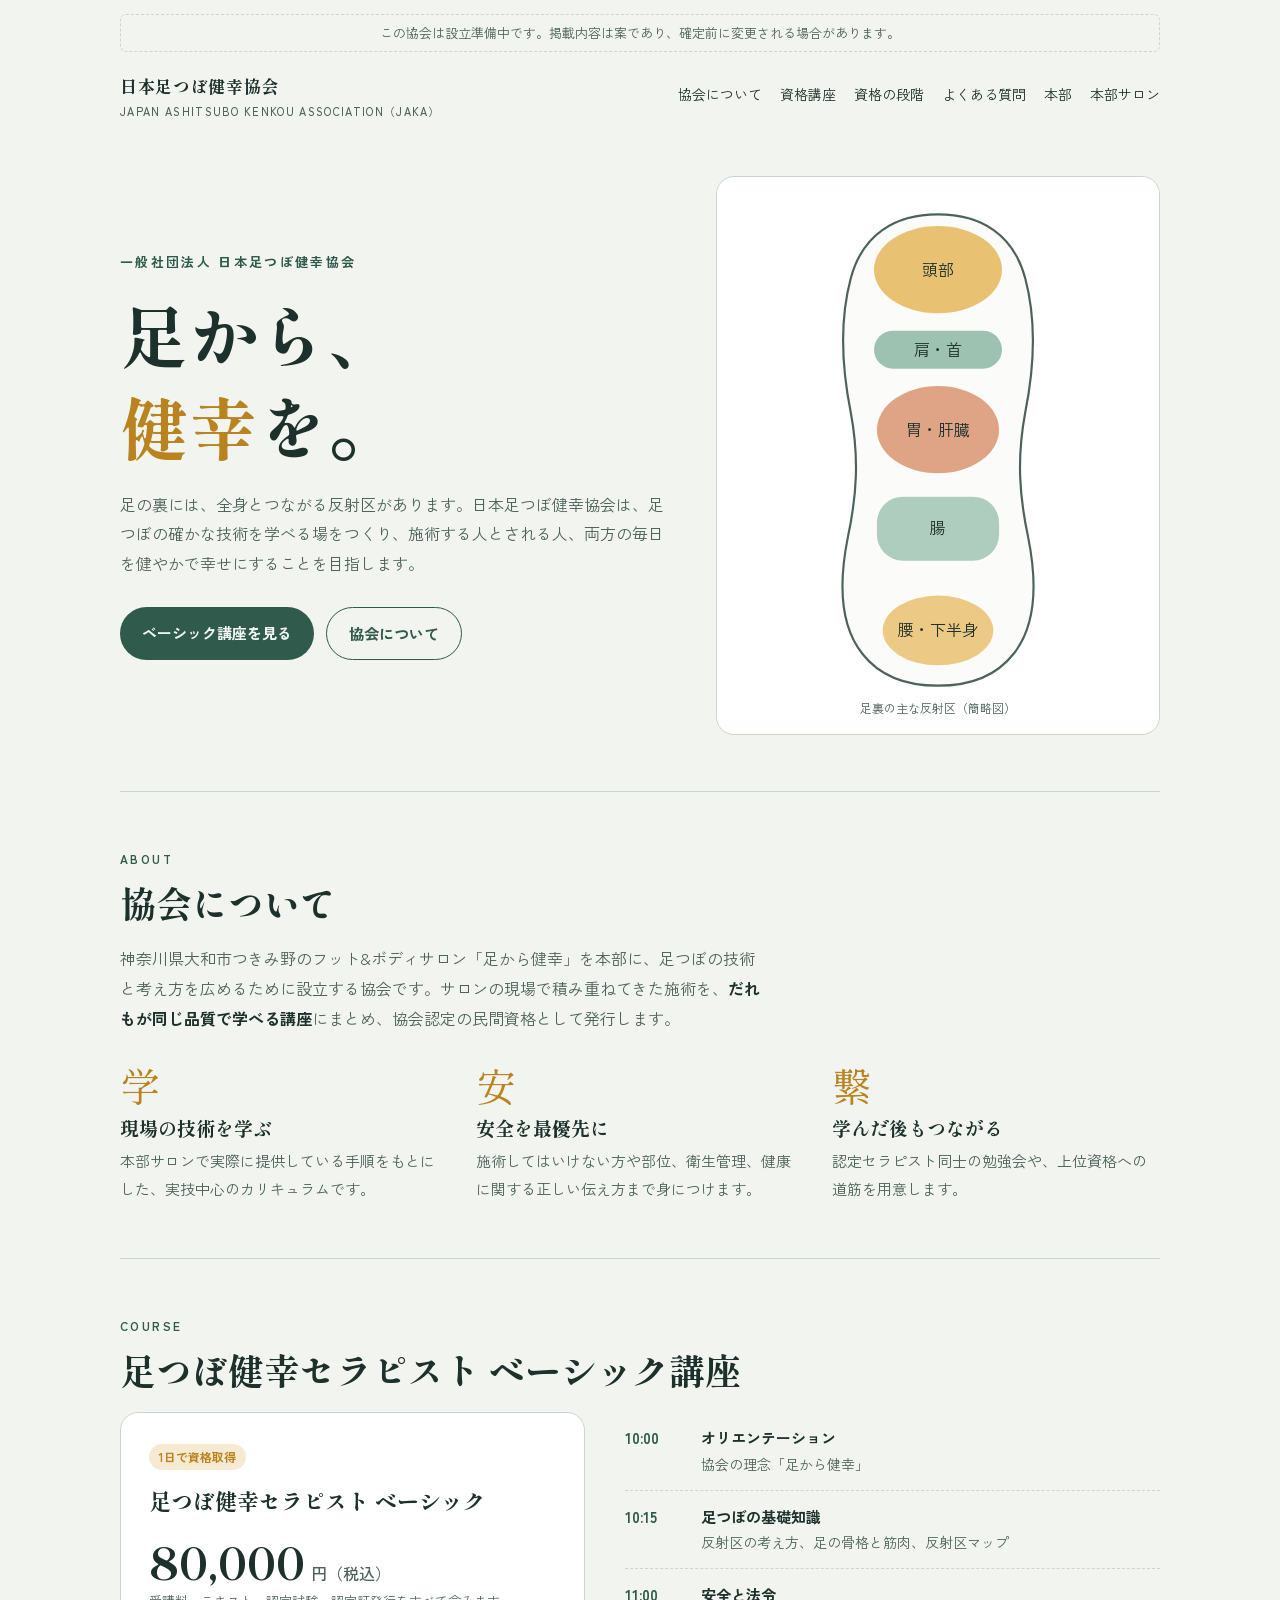
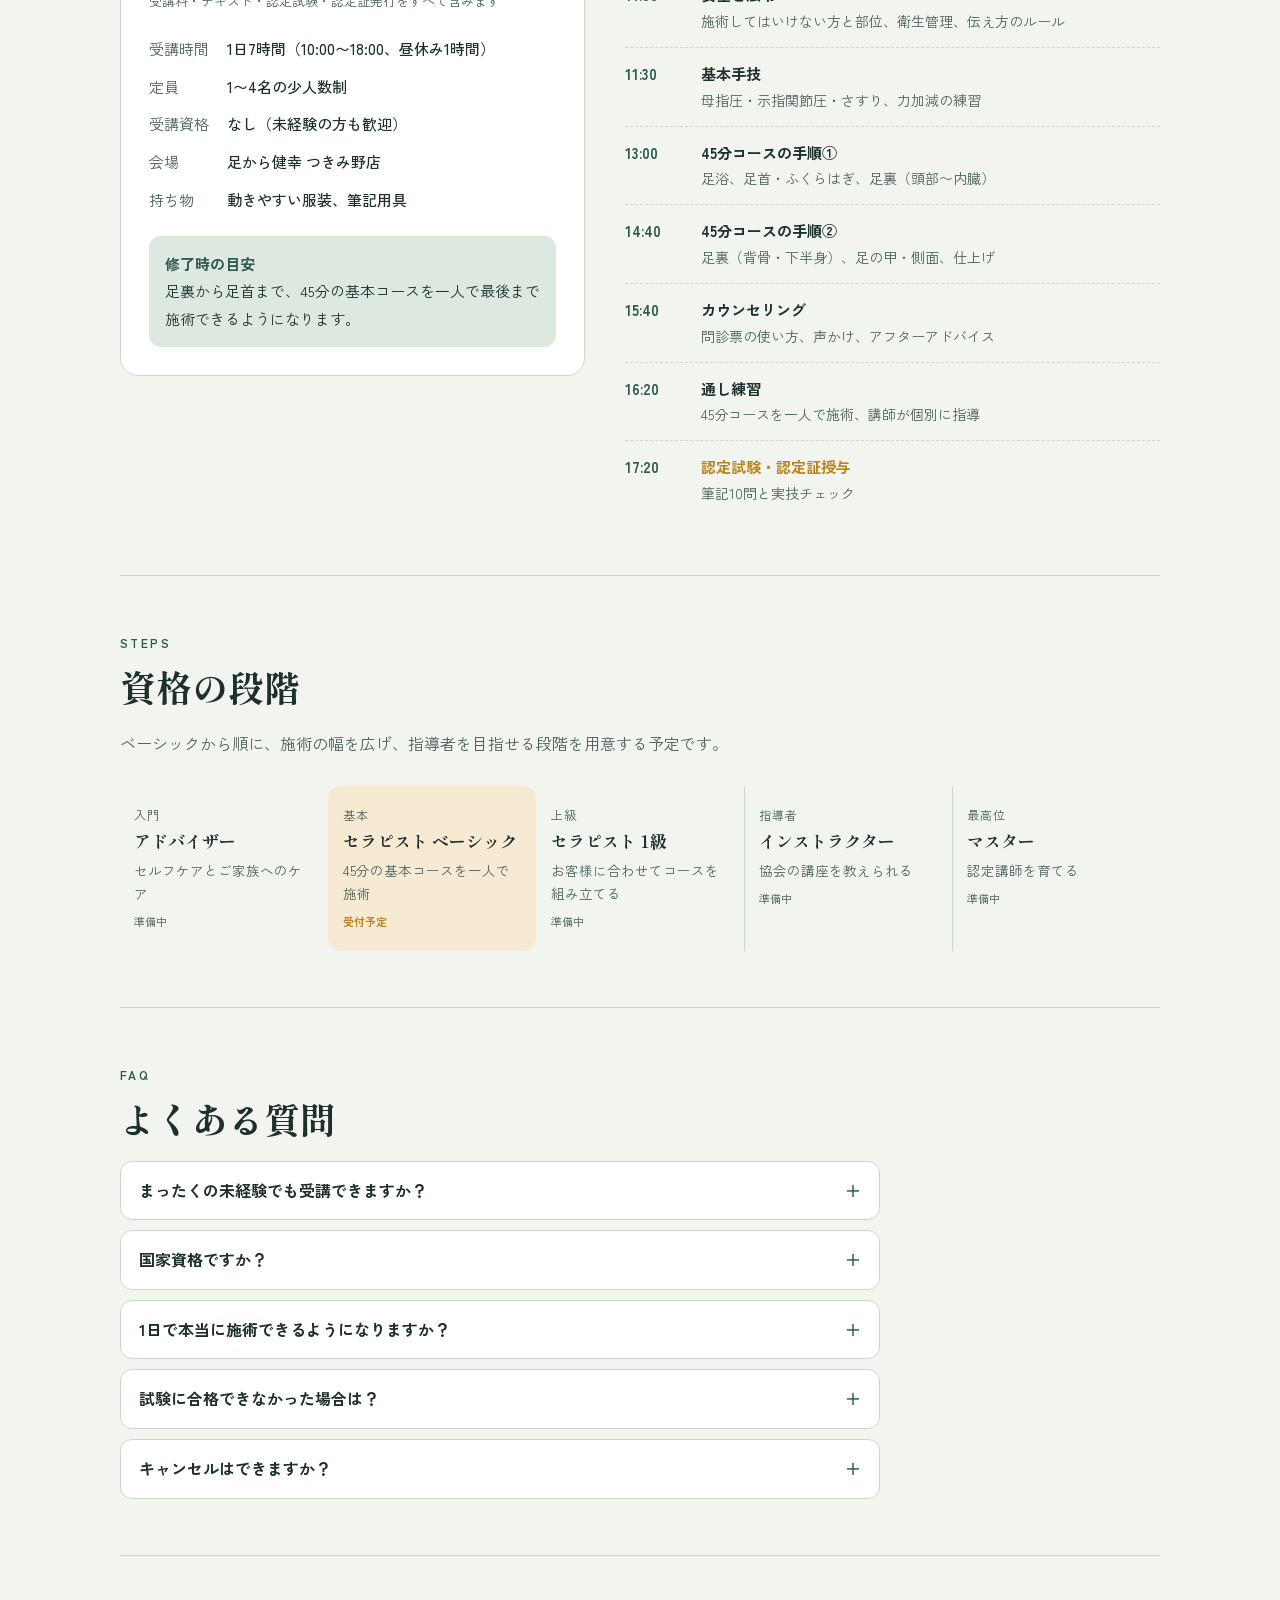
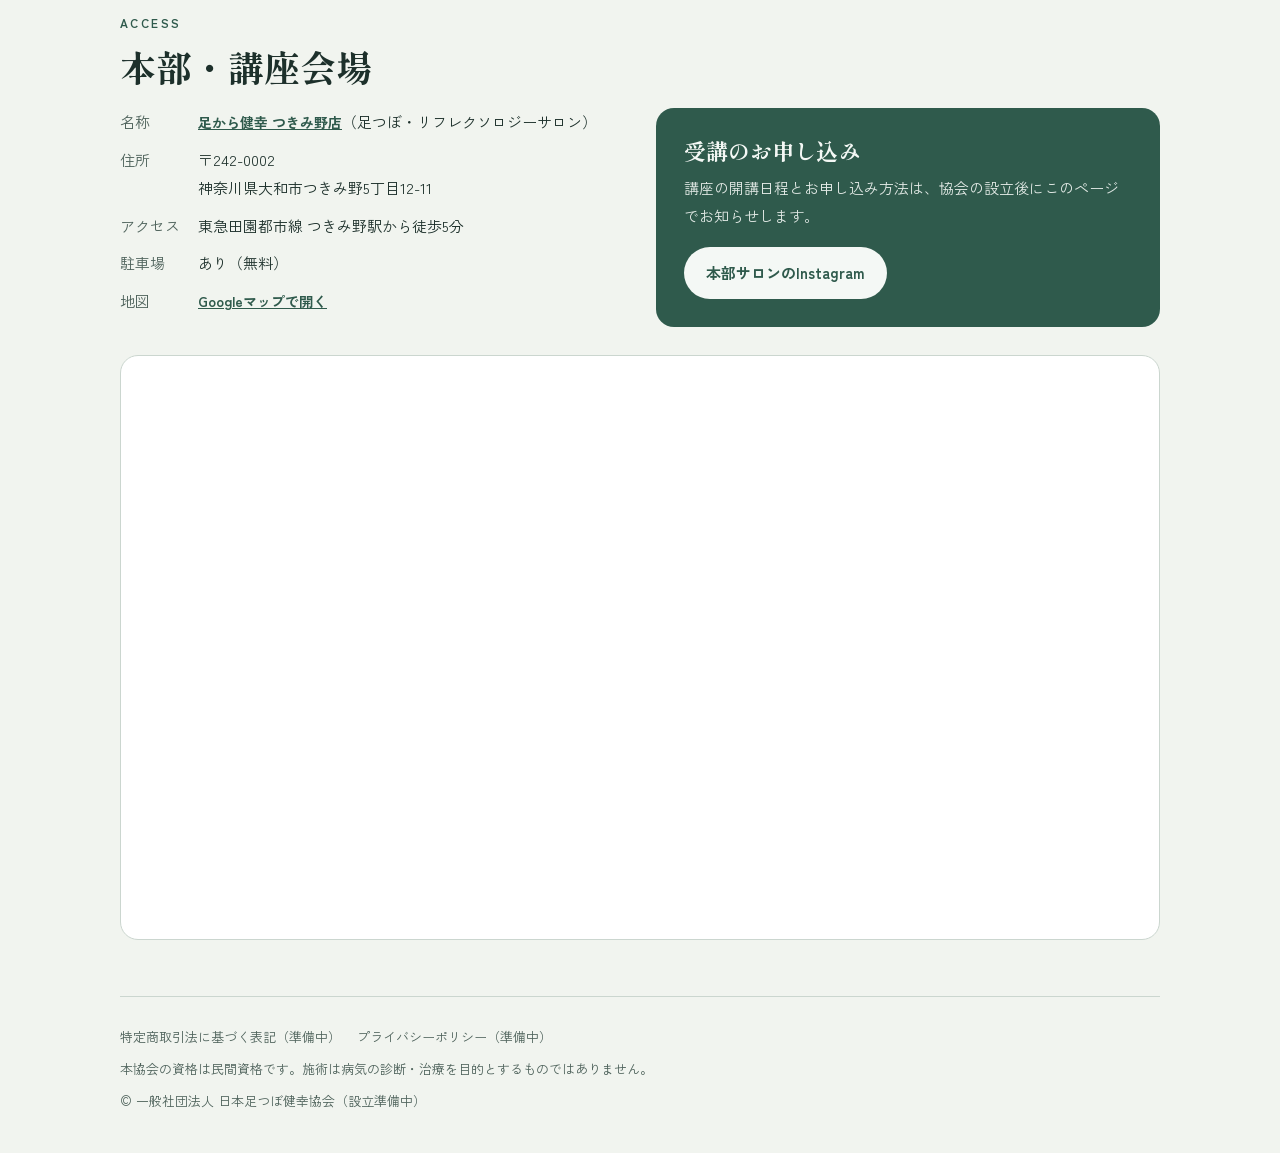
<file: index.html>
<!doctype html>
<html lang="ja">
<head>
<meta charset="utf-8">
<meta name="viewport" content="width=device-width, initial-scale=1, viewport-fit=cover">
<meta name="description" content="日本足つぼ健幸協会（JAKA・設立準備中）は、神奈川県大和市つきみ野の足つぼ・リフレクソロジーサロン「足から健幸 つきみ野店」を本部に、1日7時間で取得できる民間資格「足つぼ健幸セラピスト ベーシック」講座を開講予定です。">
<meta property="og:title" content="日本足つぼ健幸協会">
<meta property="og:description" content="足から、健幸を。1日で取得できる足つぼ健幸セラピスト ベーシック講座。">
<meta property="og:type" content="website">
<meta property="og:locale" content="ja_JP">
<title>日本足つぼ健幸協会（JAKA）｜つきみ野・大和市の足つぼ資格講座</title>
<link rel="preconnect" href="https://fonts.googleapis.com">
<link rel="preconnect" href="https://fonts.gstatic.com" crossorigin>
<link rel="stylesheet" href="https://fonts.googleapis.com/css2?family=Shippori+Mincho+B1:wght@600;800&family=Zen+Kaku+Gothic+New:wght@400;500;700&display=swap">
<link rel="stylesheet" href="style.css">
</head>
<body>

<div class="wrap">
  <p class="draft">この協会は設立準備中です。掲載内容は案であり、確定前に変更される場合があります。</p>

  <header class="top">
    <div class="brand">日本足つぼ健幸協会<small>JAPAN ASHITSUBO KENKOU ASSOCIATION（JAKA）</small></div>
    <nav class="links" aria-label="サイト内リンク">
      <a href="#about">協会について</a>
      <a href="#course">資格講座</a>
      <a href="#steps">資格の段階</a>
      <a href="#faq">よくある質問</a>
      <a href="#access">本部</a>
      <a href="salon/">本部サロン</a>
    </nav>
  </header>

  <div class="hero">
    <div>
      <p class="eyebrow">一般社団法人 日本足つぼ健幸協会</p>
      <h1>足から、<br><em>健幸</em>を。</h1>
      <p class="lead">足の裏には、全身とつながる反射区があります。日本足つぼ健幸協会は、足つぼの確かな技術を学べる場をつくり、施術する人とされる人、両方の毎日を健やかで幸せにすることを目指します。</p>
      <div class="cta-row">
        <a class="btn primary" href="#course">ベーシック講座を見る</a>
        <a class="btn ghost" href="#about">協会について</a>
      </div>
    </div>
    <figure class="map" style="margin:0">
      <svg viewBox="0 0 220 340" role="img" aria-label="右足の足裏と主な反射区の図">
        <path d="M110 12c-30 0-52 14-60 44-8 30-6 62 0 92 6 32 4 58-2 86-6 30-6 60 10 80 14 18 34 22 52 22s38-4 52-22c16-20 16-50 10-80-6-28-8-54-2-86 6-30 8-62 0-92-8-30-30-44-60-44z" fill="var(--foot)" stroke="var(--ink-soft)" stroke-width="1.5"/>
        <ellipse class="zone" cx="110" cy="50" rx="44" ry="30" fill="var(--zone-a)" opacity=".85"/>
        <rect class="zone" x="66" y="92" width="88" height="26" rx="13" fill="var(--zone-b)" opacity=".85"/>
        <ellipse class="zone" cx="110" cy="160" rx="42" ry="30" fill="var(--zone-c)" opacity=".8"/>
        <rect class="zone" x="68" y="206" width="84" height="44" rx="18" fill="var(--zone-b)" opacity=".7"/>
        <ellipse class="zone" cx="110" cy="298" rx="38" ry="24" fill="var(--zone-a)" opacity=".75"/>
        <text x="110" y="54" text-anchor="middle">頭部</text>
        <text x="110" y="109" text-anchor="middle">肩・首</text>
        <text x="110" y="164" text-anchor="middle">胃・肝臓</text>
        <text x="110" y="232" text-anchor="middle">腸</text>
        <text x="110" y="302" text-anchor="middle">腰・下半身</text>
      </svg>
      <figcaption>足裏の主な反射区（簡略図）</figcaption>
    </figure>
  </div>

  <section id="about">
    <p class="sec-label">ABOUT</p>
    <h2>協会について</h2>
    <p class="prose">神奈川県大和市つきみ野のフット&amp;ボディサロン「足から健幸」を本部に、足つぼの技術と考え方を広めるために設立する協会です。サロンの現場で積み重ねてきた施術を、<strong>だれもが同じ品質で学べる講座</strong>にまとめ、協会認定の民間資格として発行します。</p>
    <div class="pillars">
      <div>
        <div class="kanji">学</div>
        <h3>現場の技術を学ぶ</h3>
        <p>本部サロンで実際に提供している手順をもとにした、実技中心のカリキュラムです。</p>
      </div>
      <div>
        <div class="kanji">安</div>
        <h3>安全を最優先に</h3>
        <p>施術してはいけない方や部位、衛生管理、健康に関する正しい伝え方まで身につけます。</p>
      </div>
      <div>
        <div class="kanji">繋</div>
        <h3>学んだ後もつながる</h3>
        <p>認定セラピスト同士の勉強会や、上位資格への道筋を用意します。</p>
      </div>
    </div>
  </section>

  <section id="course">
    <p class="sec-label">COURSE</p>
    <h2>足つぼ健幸セラピスト ベーシック講座</h2>
    <div class="course">
      <div class="course-card">
        <span class="badge">1日で資格取得</span>
        <div class="cert-name">足つぼ健幸セラピスト ベーシック</div>
        <div class="price">80,000<span>円（税込）</span></div>
        <p class="note">受講料・テキスト・認定試験・認定証発行をすべて含みます</p>
        <dl class="spec">
          <dt>受講時間</dt><dd>1日7時間（10:00〜18:00、昼休み1時間）</dd>
          <dt>定員</dt><dd>1〜4名の少人数制</dd>
          <dt>受講資格</dt><dd>なし（未経験の方も歓迎）</dd>
          <dt>会場</dt><dd>足から健幸 つきみ野店</dd>
          <dt>持ち物</dt><dd>動きやすい服装、筆記用具</dd>
        </dl>
        <p class="goal"><b>修了時の目安</b><br>足裏から足首まで、45分の基本コースを一人で最後まで施術できるようになります。</p>
      </div>
      <div>
        <ol class="timeline" aria-label="当日のタイムテーブル">
          <li><time>10:00</time><div><div class="t">オリエンテーション</div><div class="d">協会の理念「足から健幸」</div></div></li>
          <li><time>10:15</time><div><div class="t">足つぼの基礎知識</div><div class="d">反射区の考え方、足の骨格と筋肉、反射区マップ</div></div></li>
          <li><time>11:00</time><div><div class="t">安全と法令</div><div class="d">施術してはいけない方と部位、衛生管理、伝え方のルール</div></div></li>
          <li><time>11:30</time><div><div class="t">基本手技</div><div class="d">母指圧・示指関節圧・さすり、力加減の練習</div></div></li>
          <li><time>13:00</time><div><div class="t">45分コースの手順①</div><div class="d">足浴、足首・ふくらはぎ、足裏（頭部〜内臓）</div></div></li>
          <li><time>14:40</time><div><div class="t">45分コースの手順②</div><div class="d">足裏（背骨・下半身）、足の甲・側面、仕上げ</div></div></li>
          <li><time>15:40</time><div><div class="t">カウンセリング</div><div class="d">問診票の使い方、声かけ、アフターアドバイス</div></div></li>
          <li><time>16:20</time><div><div class="t">通し練習</div><div class="d">45分コースを一人で施術、講師が個別に指導</div></div></li>
          <li class="exam"><time>17:20</time><div><div class="t">認定試験・認定証授与</div><div class="d">筆記10問と実技チェック</div></div></li>
        </ol>
      </div>
    </div>
  </section>

  <section id="steps">
    <p class="sec-label">STEPS</p>
    <h2>資格の段階</h2>
    <p class="prose">ベーシックから順に、施術の幅を広げ、指導者を目指せる段階を用意する予定です。</p>
    <div class="steps">
      <div class="step"><div class="lv">入門</div><h3>アドバイザー</h3><p>セルフケアとご家族へのケア</p><span class="soon">準備中</span></div>
      <div class="step now"><div class="lv">基本</div><h3>セラピスト ベーシック</h3><p>45分の基本コースを一人で施術</p><span class="tag">受付予定</span></div>
      <div class="step"><div class="lv">上級</div><h3>セラピスト 1級</h3><p>お客様に合わせてコースを組み立てる</p><span class="soon">準備中</span></div>
      <div class="step"><div class="lv">指導者</div><h3>インストラクター</h3><p>協会の講座を教えられる</p><span class="soon">準備中</span></div>
      <div class="step"><div class="lv">最高位</div><h3>マスター</h3><p>認定講師を育てる</p><span class="soon">準備中</span></div>
    </div>
  </section>

  <section id="faq">
    <p class="sec-label">FAQ</p>
    <h2>よくある質問</h2>
    <div class="faq">
      <details><summary>まったくの未経験でも受講できますか？</summary><p>はい、できます。少人数制で、講師が一人ひとりの手の動きを確認しながら進めます。</p></details>
      <details><summary>国家資格ですか？</summary><p>いいえ、当協会が認定する民間資格です。医療行為や治療を行うための資格ではありません。</p></details>
      <details><summary>1日で本当に施術できるようになりますか？</summary><p>基本の45分コースを一人で最後まで行えるところまで練習します。認定後は、ご家族や知人への施術で経験を重ねることをおすすめしています。</p></details>
      <details><summary>試験に合格できなかった場合は？</summary><p>後日、実技の再チェック（30分）を無料で1回受けていただけます。</p></details>
      <details><summary>キャンセルはできますか？</summary><p>7日前までは全額返金、3日前までは50%返金、前日・当日は返金なしを予定しています（日程の振替は1回可）。</p></details>
    </div>
  </section>

  <section id="access">
    <p class="sec-label">ACCESS</p>
    <h2>本部・講座会場</h2>
    <div class="access">
      <dl>
        <dt>名称</dt><dd><a class="maplink" href="salon/">足から健幸 つきみ野店</a>（足つぼ・リフレクソロジーサロン）</dd>
        <dt>住所</dt><dd>〒242-0002<br>神奈川県大和市つきみ野5丁目12-11</dd>
        <dt>アクセス</dt><dd>東急田園都市線 つきみ野駅から徒歩5分</dd>
        <dt>駐車場</dt><dd>あり（無料）</dd>
        <dt>地図</dt><dd><a class="maplink" href="https://www.google.com/maps/place/%E8%B6%B3%E3%81%8B%E3%82%89%E5%81%A5%E5%B9%B8+%E3%81%A4%E3%81%8D%E3%81%BF%E9%87%8E%E5%BA%97/@35.5130493,139.4574136,17z/data=!3m1!4b1!4m6!3m5!1s0x6018f92f17c7e25b:0xcd8ebc7f74a9188!8m2!3d35.5130493!4d139.4574136!16s%2Fg%2F11y51fj9ld" target="_blank" rel="noopener">Googleマップで開く</a></dd>
      </dl>
      <div class="contact">
        <h3>受講のお申し込み</h3>
        <p>講座の開講日程とお申し込み方法は、協会の設立後にこのページでお知らせします。</p>
        <a class="btn" href="https://www.instagram.com/ashikara.kenkou.tsukimino/" target="_blank" rel="noopener">本部サロンのInstagram</a>
      </div>
    </div>
    <div class="gmap">
      <iframe src="https://www.google.com/maps?q=35.5130493,139.4574136&amp;z=17&amp;hl=ja&amp;output=embed" title="足から健幸 つきみ野店の地図" loading="lazy" referrerpolicy="no-referrer-when-downgrade"></iframe>
    </div>
  </section>

  <footer>
    <div class="flinks"><span>特定商取引法に基づく表記（準備中）</span><span>プライバシーポリシー（準備中）</span></div>
    <div>本協会の資格は民間資格です。施術は病気の診断・治療を目的とするものではありません。</div>
    <div>© 一般社団法人 日本足つぼ健幸協会（設立準備中）</div>
  </footer>
</div>
</body>
</html>
</file>
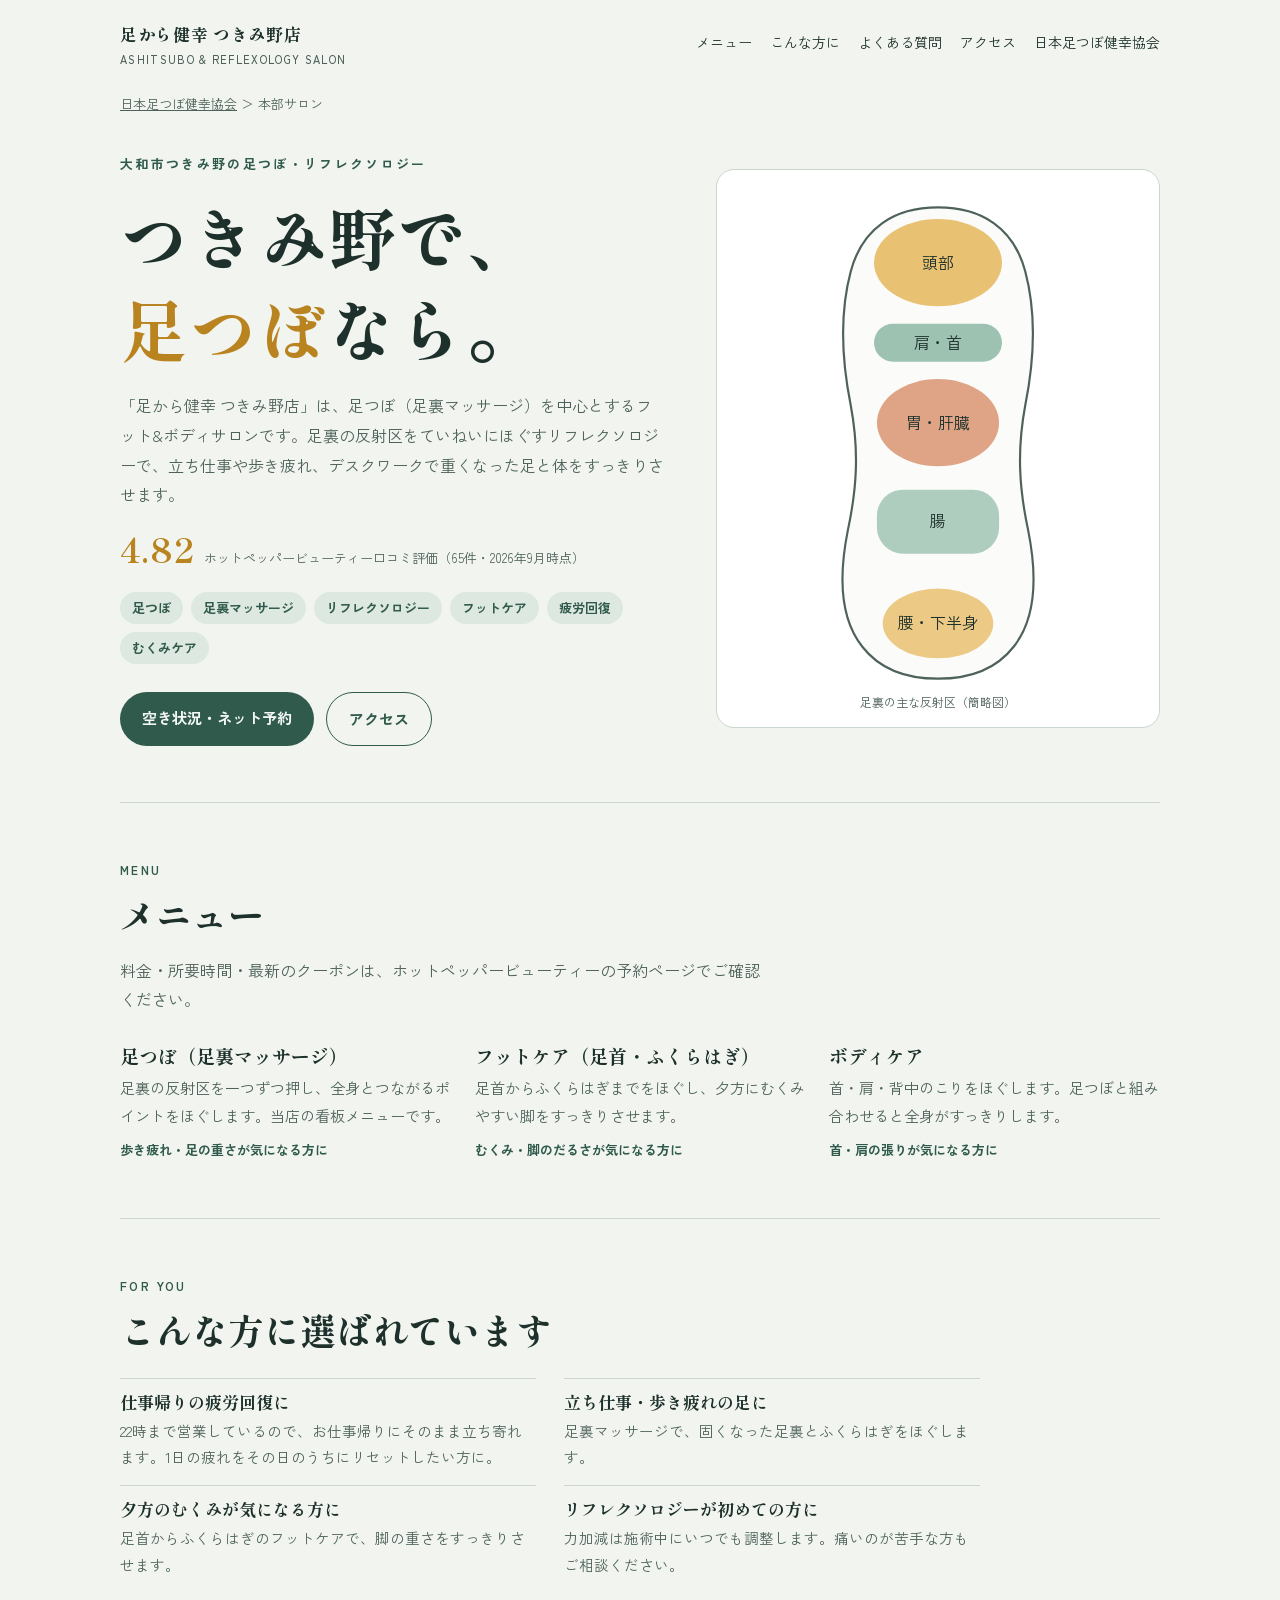
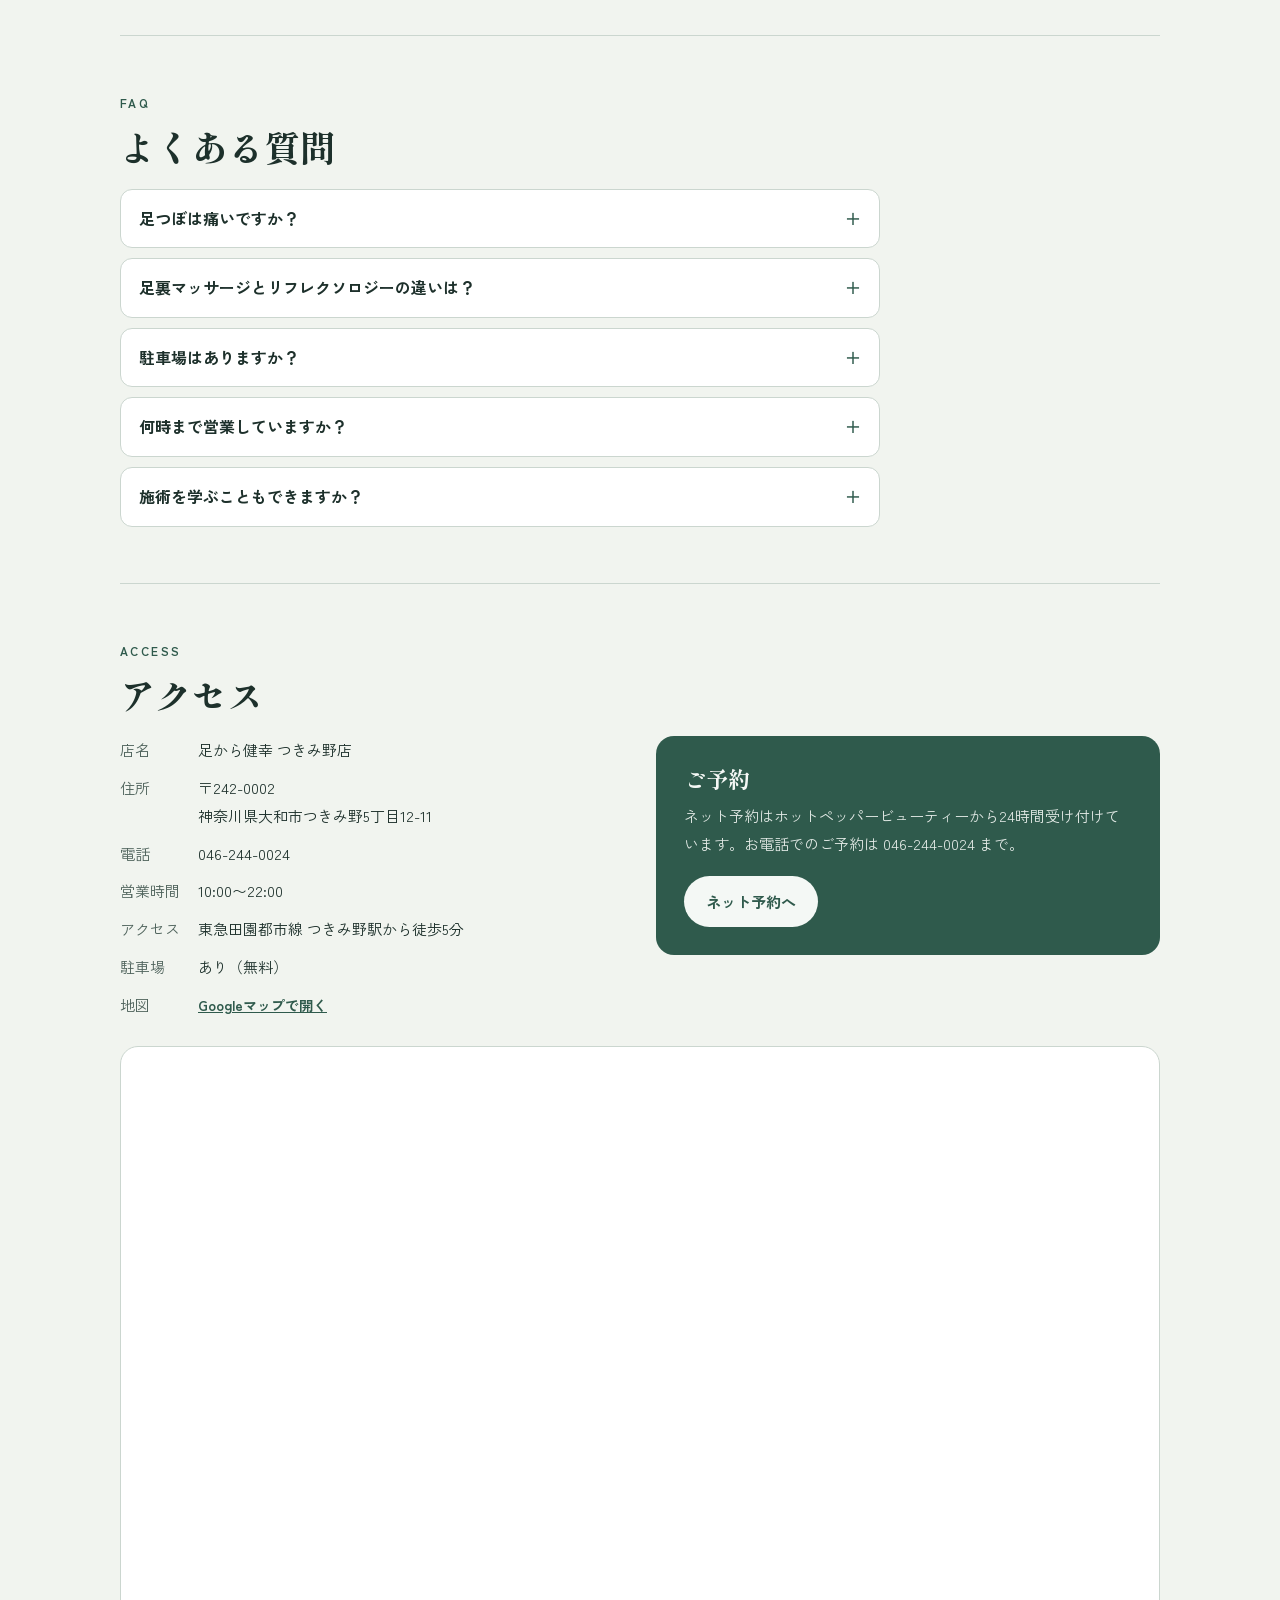
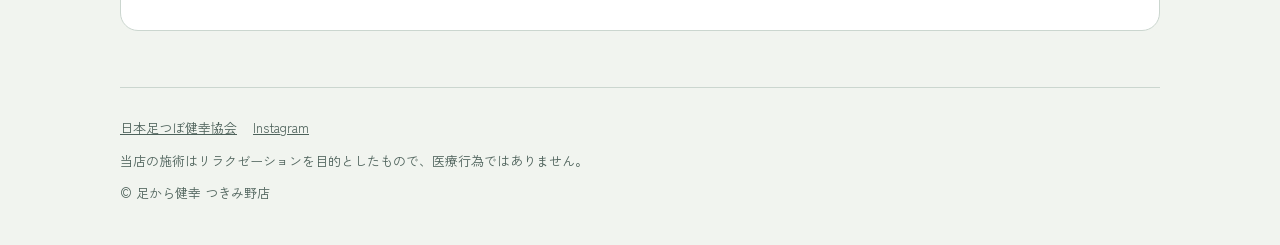
<file: salon/index.html>
<!doctype html>
<html lang="ja">
<head>
<meta charset="utf-8">
<meta name="viewport" content="width=device-width, initial-scale=1, viewport-fit=cover">
<title>つきみ野の足つぼ・リフレクソロジー｜足から健幸 つきみ野店（大和市）</title>
<meta name="description" content="神奈川県大和市つきみ野の足つぼ・足裏マッサージ・リフレクソロジーサロン「足から健幸 つきみ野店」。つきみ野駅から徒歩5分、無料駐車場あり、22時まで営業。日々の疲労回復やむくみ・足の疲れのフットケアに。日本足つぼ健幸協会の本部サロンです。">
<meta property="og:title" content="足から健幸 つきみ野店｜つきみ野の足つぼ・リフレクソロジー">
<meta property="og:description" content="つきみ野駅徒歩5分。足つぼ・足裏マッサージで、足から健幸に。">
<meta property="og:type" content="website">
<meta property="og:locale" content="ja_JP">
<link rel="preconnect" href="https://fonts.googleapis.com">
<link rel="preconnect" href="https://fonts.gstatic.com" crossorigin>
<link rel="stylesheet" href="https://fonts.googleapis.com/css2?family=Shippori+Mincho+B1:wght@600;800&family=Zen+Kaku+Gothic+New:wght@400;500;700&display=swap">
<link rel="stylesheet" href="../style.css">
<script type="application/ld+json">
{
  "@context": "https://schema.org",
  "@type": "HealthAndBeautyBusiness",
  "name": "足から健幸 つきみ野店",
  "description": "神奈川県大和市つきみ野の足つぼ・足裏マッサージ・リフレクソロジーサロン。日本足つぼ健幸協会の本部サロン。",
  "url": "https://justin0615.github.io/ashitsubo-kenkou/salon/",
  "telephone": "+81-46-244-0024",
  "address": {
    "@type": "PostalAddress",
    "postalCode": "242-0002",
    "addressRegion": "神奈川県",
    "addressLocality": "大和市",
    "streetAddress": "つきみ野5丁目12-11",
    "addressCountry": "JP"
  },
  "geo": { "@type": "GeoCoordinates", "latitude": 35.5130493, "longitude": 139.4574136 },
  "hasMap": "https://www.google.com/maps/place/%E8%B6%B3%E3%81%8B%E3%82%89%E5%81%A5%E5%B9%B8+%E3%81%A4%E3%81%8D%E3%81%BF%E9%87%8E%E5%BA%97/@35.5130493,139.4574136,17z/data=!3m1!4b1!4m6!3m5!1s0x6018f92f17c7e25b:0xcd8ebc7f74a9188!8m2!3d35.5130493!4d139.4574136!16s%2Fg%2F11y51fj9ld",
  "areaServed": ["大和市", "つきみ野", "中央林間", "南林間", "町田市"],
  "knowsAbout": ["足つぼ", "足裏マッサージ", "リフレクソロジー", "フットケア", "疲労回復"],
  "sameAs": [
    "https://www.instagram.com/ashikara.kenkou.tsukimino/",
    "https://beauty.hotpepper.jp/kr/slnH000709124/"
  ]
}
</script>
</head>
<body>

<div class="wrap">
  <header class="top">
    <div class="brand">足から健幸 つきみ野店<small>ASHITSUBO &amp; REFLEXOLOGY SALON</small></div>
    <nav class="links" aria-label="サイト内リンク">
      <a href="#menu">メニュー</a>
      <a href="#scene">こんな方に</a>
      <a href="#faq">よくある質問</a>
      <a href="#access">アクセス</a>
      <a href="../">日本足つぼ健幸協会</a>
    </nav>
  </header>
  <p class="crumb"><a href="../">日本足つぼ健幸協会</a> ＞ 本部サロン</p>

  <div class="hero">
    <div>
      <p class="eyebrow">大和市つきみ野の足つぼ・リフレクソロジー</p>
      <h1>つきみ野で、<br><em>足つぼ</em>なら。</h1>
      <p class="lead">「足から健幸 つきみ野店」は、足つぼ（足裏マッサージ）を中心とするフット&amp;ボディサロンです。足裏の反射区をていねいにほぐすリフレクソロジーで、立ち仕事や歩き疲れ、デスクワークで重くなった足と体をすっきりさせます。</p>
      <div class="rating"><b>4.82</b><span>ホットペッパービューティー口コミ評価（65件・2026年9月時点）</span></div>
      <ul class="kw" aria-label="対応している内容">
        <li>足つぼ</li><li>足裏マッサージ</li><li>リフレクソロジー</li><li>フットケア</li><li>疲労回復</li><li>むくみケア</li>
      </ul>
      <div class="cta-row">
        <a class="btn primary" href="https://beauty.hotpepper.jp/kr/slnH000709124/" target="_blank" rel="noopener">空き状況・ネット予約</a>
        <a class="btn ghost" href="#access">アクセス</a>
      </div>
    </div>
    <figure class="map" style="margin:0">
      <svg viewBox="0 0 220 340" role="img" aria-label="足裏の主な反射区の図">
        <path d="M110 12c-30 0-52 14-60 44-8 30-6 62 0 92 6 32 4 58-2 86-6 30-6 60 10 80 14 18 34 22 52 22s38-4 52-22c16-20 16-50 10-80-6-28-8-54-2-86 6-30 8-62 0-92-8-30-30-44-60-44z" fill="var(--foot)" stroke="var(--ink-soft)" stroke-width="1.5"/>
        <ellipse class="zone" cx="110" cy="50" rx="44" ry="30" fill="var(--zone-a)" opacity=".85"/>
        <rect class="zone" x="66" y="92" width="88" height="26" rx="13" fill="var(--zone-b)" opacity=".85"/>
        <ellipse class="zone" cx="110" cy="160" rx="42" ry="30" fill="var(--zone-c)" opacity=".8"/>
        <rect class="zone" x="68" y="206" width="84" height="44" rx="18" fill="var(--zone-b)" opacity=".7"/>
        <ellipse class="zone" cx="110" cy="298" rx="38" ry="24" fill="var(--zone-a)" opacity=".75"/>
        <text x="110" y="54" text-anchor="middle">頭部</text>
        <text x="110" y="109" text-anchor="middle">肩・首</text>
        <text x="110" y="164" text-anchor="middle">胃・肝臓</text>
        <text x="110" y="232" text-anchor="middle">腸</text>
        <text x="110" y="302" text-anchor="middle">腰・下半身</text>
      </svg>
      <figcaption>足裏の主な反射区（簡略図）</figcaption>
    </figure>
  </div>

  <section id="menu">
    <p class="sec-label">MENU</p>
    <h2>メニュー</h2>
    <p class="prose">料金・所要時間・最新のクーポンは、ホットペッパービューティーの予約ページでご確認ください。</p>
    <div class="menu-list">
      <div>
        <h3>足つぼ（足裏マッサージ）</h3>
        <p>足裏の反射区を一つずつ押し、全身とつながるポイントをほぐします。当店の看板メニューです。</p>
        <p class="for">歩き疲れ・足の重さが気になる方に</p>
      </div>
      <div>
        <h3>フットケア（足首・ふくらはぎ）</h3>
        <p>足首からふくらはぎまでをほぐし、夕方にむくみやすい脚をすっきりさせます。</p>
        <p class="for">むくみ・脚のだるさが気になる方に</p>
      </div>
      <div>
        <h3>ボディケア</h3>
        <p>首・肩・背中のこりをほぐします。足つぼと組み合わせると全身がすっきりします。</p>
        <p class="for">首・肩の張りが気になる方に</p>
      </div>
    </div>
  </section>

  <section id="scene">
    <p class="sec-label">FOR YOU</p>
    <h2>こんな方に選ばれています</h2>
    <div class="scene">
      <div><h3>仕事帰りの疲労回復に</h3><p>22時まで営業しているので、お仕事帰りにそのまま立ち寄れます。1日の疲れをその日のうちにリセットしたい方に。</p></div>
      <div><h3>立ち仕事・歩き疲れの足に</h3><p>足裏マッサージで、固くなった足裏とふくらはぎをほぐします。</p></div>
      <div><h3>夕方のむくみが気になる方に</h3><p>足首からふくらはぎのフットケアで、脚の重さをすっきりさせます。</p></div>
      <div><h3>リフレクソロジーが初めての方に</h3><p>力加減は施術中にいつでも調整します。痛いのが苦手な方もご相談ください。</p></div>
    </div>
  </section>

  <section id="faq">
    <p class="sec-label">FAQ</p>
    <h2>よくある質問</h2>
    <div class="faq">
      <details><summary>足つぼは痛いですか？</summary><p>反射区によっては「痛気持ちいい」と感じることがありますが、力加減はお好みに合わせて調整します。遠慮なくお伝えください。</p></details>
      <details><summary>足裏マッサージとリフレクソロジーの違いは？</summary><p>リフレクソロジーは、足裏にある全身とつながる「反射区」を意識して刺激する手法です。当店の足つぼ（足裏マッサージ）は、このリフレクソロジーの考え方にもとづいて施術しています。</p></details>
      <details><summary>駐車場はありますか？</summary><p>無料駐車場があります。自転車・バイクも店舗前に停められます。つきみ野駅からは徒歩5分です。</p></details>
      <details><summary>何時まで営業していますか？</summary><p>10:00〜22:00です。お仕事帰りの疲労回復にもご利用ください。</p></details>
      <details><summary>施術を学ぶこともできますか？</summary><p>当店は日本足つぼ健幸協会の本部サロンです。1日で足つぼの基本コースを学べる「足つぼ健幸セラピスト ベーシック講座」を開講予定です。詳しくは<a class="maplink" href="../">協会のページ</a>をご覧ください。</p></details>
    </div>
  </section>

  <section id="access">
    <p class="sec-label">ACCESS</p>
    <h2>アクセス</h2>
    <div class="access">
      <dl>
        <dt>店名</dt><dd>足から健幸 つきみ野店</dd>
        <dt>住所</dt><dd>〒242-0002<br>神奈川県大和市つきみ野5丁目12-11</dd>
        <dt>電話</dt><dd>046-244-0024</dd>
        <dt>営業時間</dt><dd>10:00〜22:00</dd>
        <dt>アクセス</dt><dd>東急田園都市線 つきみ野駅から徒歩5分</dd>
        <dt>駐車場</dt><dd>あり（無料）</dd>
        <dt>地図</dt><dd><a class="maplink" href="https://www.google.com/maps/place/%E8%B6%B3%E3%81%8B%E3%82%89%E5%81%A5%E5%B9%B8+%E3%81%A4%E3%81%8D%E3%81%BF%E9%87%8E%E5%BA%97/@35.5130493,139.4574136,17z/data=!3m1!4b1!4m6!3m5!1s0x6018f92f17c7e25b:0xcd8ebc7f74a9188!8m2!3d35.5130493!4d139.4574136!16s%2Fg%2F11y51fj9ld" target="_blank" rel="noopener">Googleマップで開く</a></dd>
      </dl>
      <div class="contact">
        <h3>ご予約</h3>
        <p>ネット予約はホットペッパービューティーから24時間受け付けています。お電話でのご予約は 046-244-0024 まで。</p>
        <a class="btn" href="https://beauty.hotpepper.jp/kr/slnH000709124/" target="_blank" rel="noopener">ネット予約へ</a>
      </div>
    </div>
    <div class="gmap">
      <iframe src="https://www.google.com/maps?q=35.5130493,139.4574136&amp;z=17&amp;hl=ja&amp;output=embed" title="足から健幸 つきみ野店の地図" loading="lazy" referrerpolicy="no-referrer-when-downgrade"></iframe>
    </div>
  </section>

  <footer>
    <div class="flinks"><a href="../">日本足つぼ健幸協会</a><a href="https://www.instagram.com/ashikara.kenkou.tsukimino/" target="_blank" rel="noopener">Instagram</a></div>
    <div>当店の施術はリラクゼーションを目的としたもので、医療行為ではありません。</div>
    <div>© 足から健幸 つきみ野店</div>
  </footer>
</div>
</body>
</html>
</file>
<file: style.css>
:root{
  --paper:#F1F4EF;
  --surface:#FFFFFF;
  --ink:#1D302B;
  --ink-soft:#4E625B;
  --line:#CBD6CF;
  --moss:#2F5A4C;
  --moss-tint:#DDE8E1;
  --sun:#B9831F;
  --sun-tint:#F6EBD2;
  --on-moss:#F4F8F5;
  --zone-a:#E7B85C;
  --zone-b:#8DB9A5;
  --zone-c:#D98F6A;
  --foot:#FBFCFA;
}
@media (prefers-color-scheme: dark){
  :root:not([data-theme="light"]){
    color-scheme:dark;
    --paper:#131C19;
    --surface:#1A2622;
    --ink:#E6EEE9;
    --ink-soft:#A5B7AF;
    --line:#2E3F39;
    --moss:#7FB8A2;
    --moss-tint:#21332D;
    --sun:#E2B458;
    --sun-tint:#2F2715;
    --on-moss:#10201A;
    --zone-a:#C99A45;
    --zone-b:#5F8F7B;
    --zone-c:#B8704F;
    --foot:#22302B;
  }
}
:root[data-theme="dark"]{
  color-scheme:dark;
  --paper:#131C19;
  --surface:#1A2622;
  --ink:#E6EEE9;
  --ink-soft:#A5B7AF;
  --line:#2E3F39;
  --moss:#7FB8A2;
  --moss-tint:#21332D;
  --sun:#E2B458;
  --sun-tint:#2F2715;
  --on-moss:#10201A;
  --zone-a:#C99A45;
  --zone-b:#5F8F7B;
  --zone-c:#B8704F;
  --foot:#22302B;
}
*{box-sizing:border-box}
html{scroll-behavior:smooth}
body{margin:0}
img{max-width:100%}
body{
  background:var(--paper);
  color:var(--ink);
  font-family:"Zen Kaku Gothic New","Hiragino Sans","Noto Sans JP",system-ui,sans-serif;
  font-size:16px;
  line-height:1.85;
  padding-inline:20px;
}
.wrap{max-width:1040px;margin-inline:auto}
h1,h2,h3{font-family:"Shippori Mincho B1","Hiragino Mincho ProN","Yu Mincho",serif;text-wrap:balance;margin:0;line-height:1.35}
p{margin:0}
.draft{
  margin-block:14px 0;
  font-size:13px;color:var(--ink-soft);
  border:1px dashed var(--line);border-radius:6px;
  padding:6px 12px;text-align:center;
}
header.top{display:flex;justify-content:space-between;align-items:center;gap:12px;padding-block:18px;flex-wrap:wrap}
.brand{font-family:"Shippori Mincho B1",serif;font-weight:800;font-size:17px;letter-spacing:.04em}
.brand small{display:block;font-family:"Zen Kaku Gothic New",sans-serif;font-weight:500;font-size:11px;color:var(--ink-soft);letter-spacing:.12em}
nav.links{display:flex;gap:18px;font-size:14px;flex-wrap:wrap}
nav.links a{color:var(--ink);text-decoration:none;border-bottom:1px solid transparent}
nav.links a:hover,nav.links a:focus-visible{border-bottom-color:var(--sun)}
a:focus-visible,.btn:focus-visible{outline:2px solid var(--sun);outline-offset:3px}

/* hero */
.hero{display:grid;grid-template-columns:1.25fr 1fr;gap:40px;align-items:center;padding-block:36px 56px}
.eyebrow{font-size:13px;letter-spacing:.18em;color:var(--moss);font-weight:700}
.hero h1{font-size:clamp(38px,6.4vw,68px);font-weight:800;margin-block:14px 18px;letter-spacing:.02em}
.hero h1 em{font-style:normal;color:var(--sun)}
.hero .lead{color:var(--ink-soft);max-width:34em}
.cta-row{display:flex;gap:12px;flex-wrap:wrap;margin-top:28px}
.btn{display:inline-block;padding:12px 22px;border-radius:999px;font-weight:700;text-decoration:none;font-size:15px}
.btn.primary{background:var(--moss);color:var(--on-moss)}
.btn.ghost{color:var(--moss);border:1.5px solid var(--moss)}
.map{position:relative;background:var(--surface);border:1px solid var(--line);border-radius:18px;padding:20px 16px 14px}
.map svg{display:block;width:100%;height:auto;max-width:320px;margin-inline:auto}
.map figcaption{font-size:12px;color:var(--ink-soft);text-align:center;margin-top:6px}
.map text{font-size:11px;fill:var(--ink);font-family:"Zen Kaku Gothic New",sans-serif}

section{padding-block:56px;border-top:1px solid var(--line)}
.sec-label{font-size:12px;letter-spacing:.2em;color:var(--moss);font-weight:700;margin-bottom:8px}
section h2{font-size:clamp(26px,3.6vw,36px);font-weight:800;margin-bottom:18px}
.prose{max-width:40em;color:var(--ink-soft)}
.prose strong{color:var(--ink)}

.pillars{display:grid;grid-template-columns:repeat(3,1fr);gap:28px;margin-top:32px}
.pillars h3{font-size:19px;margin-bottom:6px}
.pillars p{font-size:15px;color:var(--ink-soft)}
.pillars .kanji{font-family:"Shippori Mincho B1",serif;font-size:40px;color:var(--sun);line-height:1;margin-bottom:10px}

/* course */
.course{display:grid;grid-template-columns:1fr 1.15fr;gap:40px;align-items:start}
.course-card{background:var(--surface);border:1px solid var(--line);border-radius:18px;padding:28px}
.cert-name{font-family:"Shippori Mincho B1",serif;font-size:22px;font-weight:800}
.badge{display:inline-block;font-size:12px;background:var(--sun-tint);color:var(--sun);font-weight:700;padding:2px 10px;border-radius:999px;margin-bottom:10px}
.price{margin-block:18px 6px;font-family:"Shippori Mincho B1",serif;font-weight:800;font-size:44px;line-height:1;font-variant-numeric:tabular-nums}
.price span{font-size:16px;font-family:"Zen Kaku Gothic New",sans-serif;font-weight:500;color:var(--ink-soft);margin-left:6px}
.note{font-size:13px;color:var(--ink-soft)}
dl.spec{display:grid;grid-template-columns:auto 1fr;gap:10px 18px;margin:22px 0 0;font-size:15px}
dl.spec dt{color:var(--ink-soft)}
dl.spec dd{margin:0;font-weight:500}
.goal{margin-top:22px;background:var(--moss-tint);border-radius:12px;padding:14px 16px;font-size:15px}
.goal b{color:var(--moss)}

.timeline{list-style:none;margin:0;padding:0;display:grid;gap:0}
.timeline li{display:grid;grid-template-columns:62px 1fr;gap:14px;padding-block:12px;border-bottom:1px dashed var(--line)}
.timeline li:last-child{border-bottom:0}
.timeline time{font-variant-numeric:tabular-nums;font-weight:700;color:var(--moss);font-size:15px}
.timeline .t{font-weight:700;font-size:15px}
.timeline .d{font-size:14px;color:var(--ink-soft)}
.timeline li.exam .t{color:var(--sun)}

/* steps */
.steps{display:grid;grid-template-columns:repeat(5,1fr);gap:0;margin-top:28px;counter-reset:s}
.step{padding:18px 14px 16px;border-left:1px solid var(--line);position:relative}
.step:first-child{border-left:0}
.step .lv{font-size:12px;color:var(--ink-soft);letter-spacing:.1em}
.step h3{font-size:17px;margin-block:4px 6px}
.step p{font-size:13.5px;color:var(--ink-soft);line-height:1.7}
.step.now{background:var(--sun-tint);border-radius:12px;border-left-color:transparent}
.step.now + .step{border-left-color:transparent}
.step .tag{font-size:11px;font-weight:700;color:var(--sun)}
.step .soon{font-size:11px;color:var(--ink-soft)}

/* faq */
.faq{max-width:760px;display:grid;gap:10px}
.faq details{background:var(--surface);border:1px solid var(--line);border-radius:12px;padding:14px 18px}
.faq summary{cursor:pointer;font-weight:700;list-style:none;display:flex;justify-content:space-between;gap:12px}
.faq summary::-webkit-details-marker{display:none}
.faq summary::after{content:"＋";color:var(--moss)}
.faq details[open] summary::after{content:"－"}
.faq details p{margin-top:10px;color:var(--ink-soft);font-size:15px}

/* access */
.access{display:grid;grid-template-columns:1fr 1fr;gap:32px;align-items:start}
.access dl{display:grid;grid-template-columns:auto 1fr;gap:10px 18px;margin:0;font-size:15px}
.access dt{color:var(--ink-soft)}
.access dd{margin:0}
.maplink{font-size:14px;font-weight:700;color:var(--moss)}
.gmap{margin-top:28px;border:1px solid var(--line);border-radius:18px;overflow:hidden;aspect-ratio:16/9;max-width:100%;background:var(--surface)}
.gmap iframe{display:block;width:100%;height:100%;border:0}
@media (max-width:860px){.gmap{aspect-ratio:4/3}}
.contact{background:var(--moss);color:var(--on-moss);border-radius:18px;padding:28px}
.contact h3{font-size:22px;margin-bottom:8px}
.contact p{font-size:15px;opacity:.9}
.contact .btn{background:var(--on-moss);color:var(--moss);margin-top:18px}

footer{border-top:1px solid var(--line);padding-block:28px 40px;font-size:13px;color:var(--ink-soft);display:grid;gap:8px}
footer .flinks{display:flex;gap:16px;flex-wrap:wrap}
footer a{color:var(--ink-soft)}

@media (max-width:860px){
  .hero,.course,.access{grid-template-columns:1fr}
  .pillars{grid-template-columns:1fr}
  .steps{grid-template-columns:1fr}
  .step{border-left:0;border-top:1px solid var(--line)}
  .step:first-child{border-top:0}
  .step.now + .step{border-top-color:transparent}
  nav.links{display:none}
}
@media (prefers-reduced-motion:no-preference){
  .zone{transition:opacity .2s}
  .map:hover .zone{opacity:.55}
  .map:hover .zone:hover{opacity:1}
}

/* salon page */
.crumb{font-size:13px;color:var(--ink-soft);padding-block:4px 0}
.crumb a{color:var(--ink-soft)}
.kw{display:flex;flex-wrap:wrap;gap:8px;margin-top:22px;padding:0;list-style:none}
.kw li{font-size:13px;background:var(--moss-tint);color:var(--moss);font-weight:700;padding:4px 12px;border-radius:999px}
.rating{display:flex;align-items:baseline;gap:10px;margin-top:22px;flex-wrap:wrap}
.rating b{font-family:"Shippori Mincho B1",serif;font-size:34px;line-height:1;color:var(--sun);font-variant-numeric:tabular-nums}
.rating span{font-size:13px;color:var(--ink-soft)}
.menu-list{display:grid;grid-template-columns:repeat(3,1fr);gap:24px;margin-top:28px}
.menu-list h3{font-size:19px;margin-bottom:6px}
.menu-list p{font-size:15px;color:var(--ink-soft)}
.menu-list .for{margin-top:8px;font-size:13px;color:var(--moss);font-weight:700}
.scene{display:grid;grid-template-columns:repeat(2,1fr);gap:14px 28px;margin-top:24px;max-width:860px}
.scene div{border-top:1px solid var(--line);padding-top:12px}
.scene h3{font-size:17px;margin-bottom:4px}
.scene p{font-size:14.5px;color:var(--ink-soft)}
@media (max-width:860px){.menu-list,.scene{grid-template-columns:1fr}}
</file>
